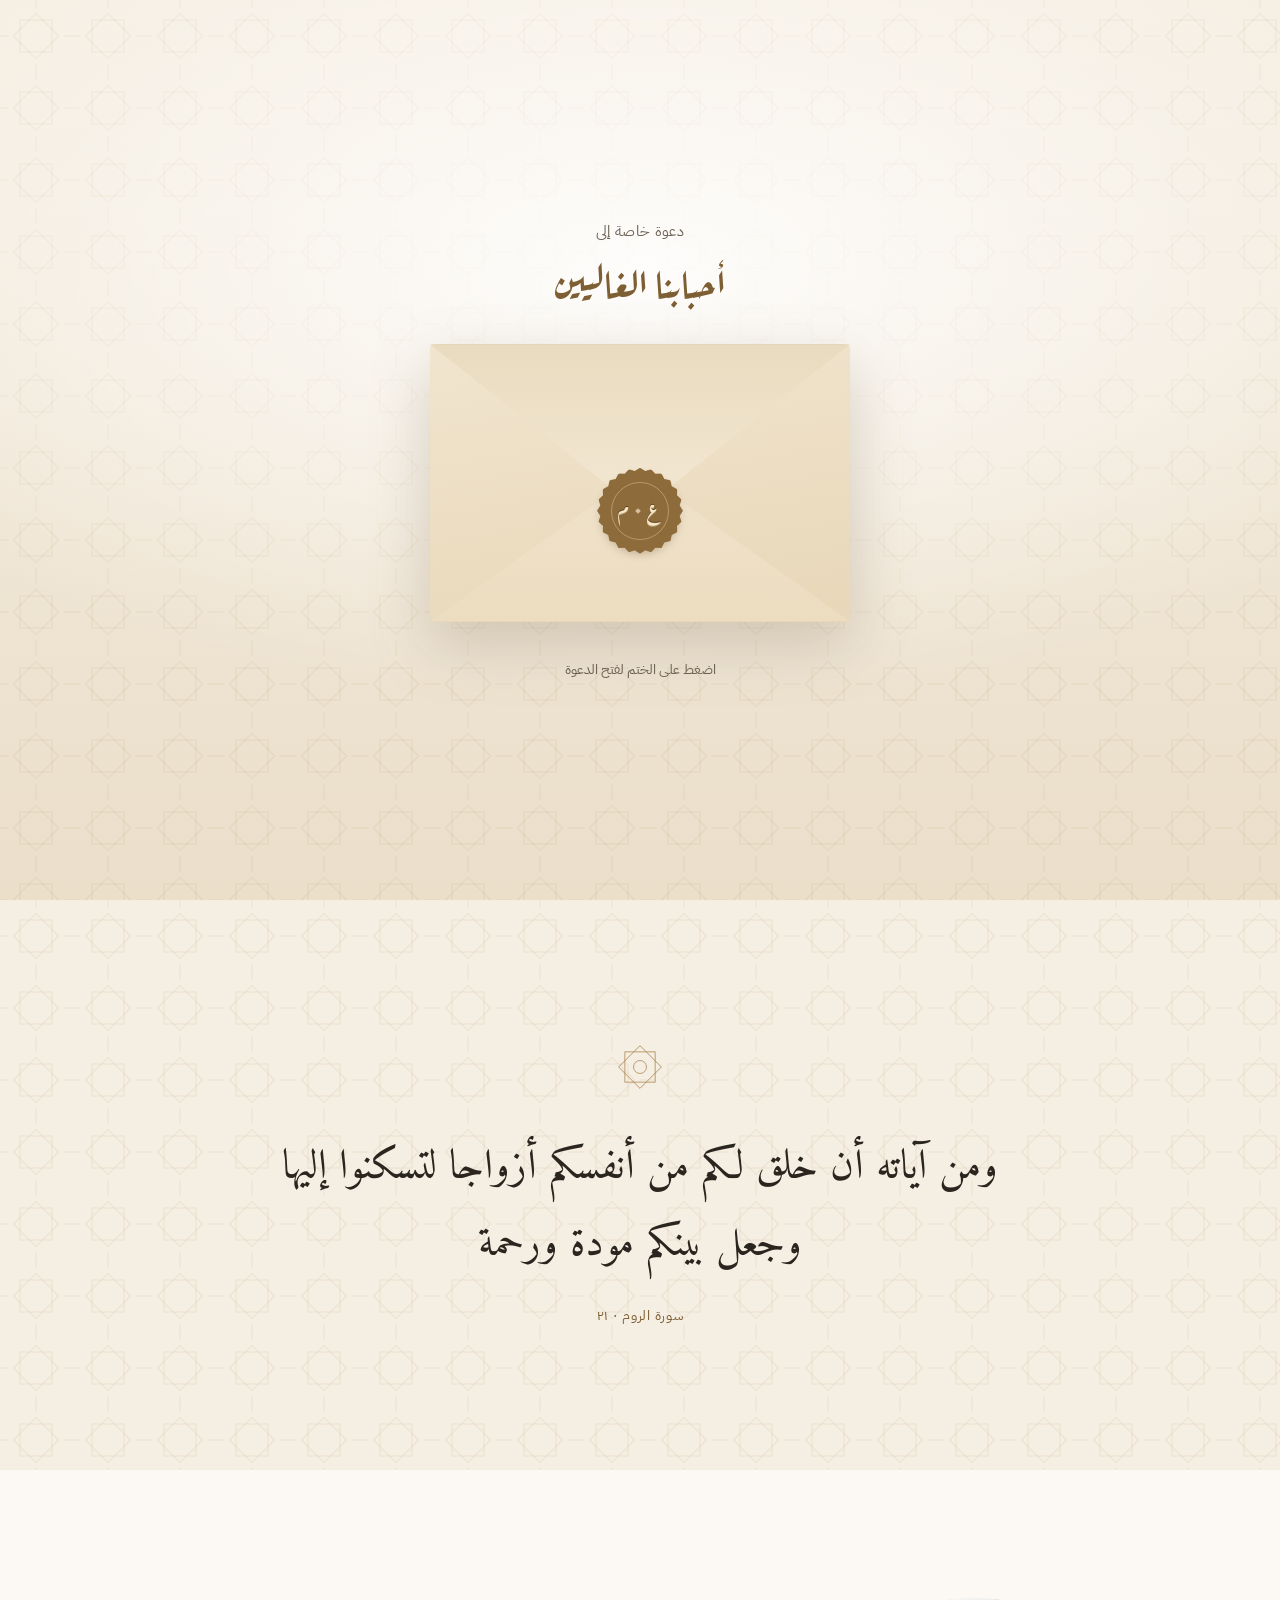
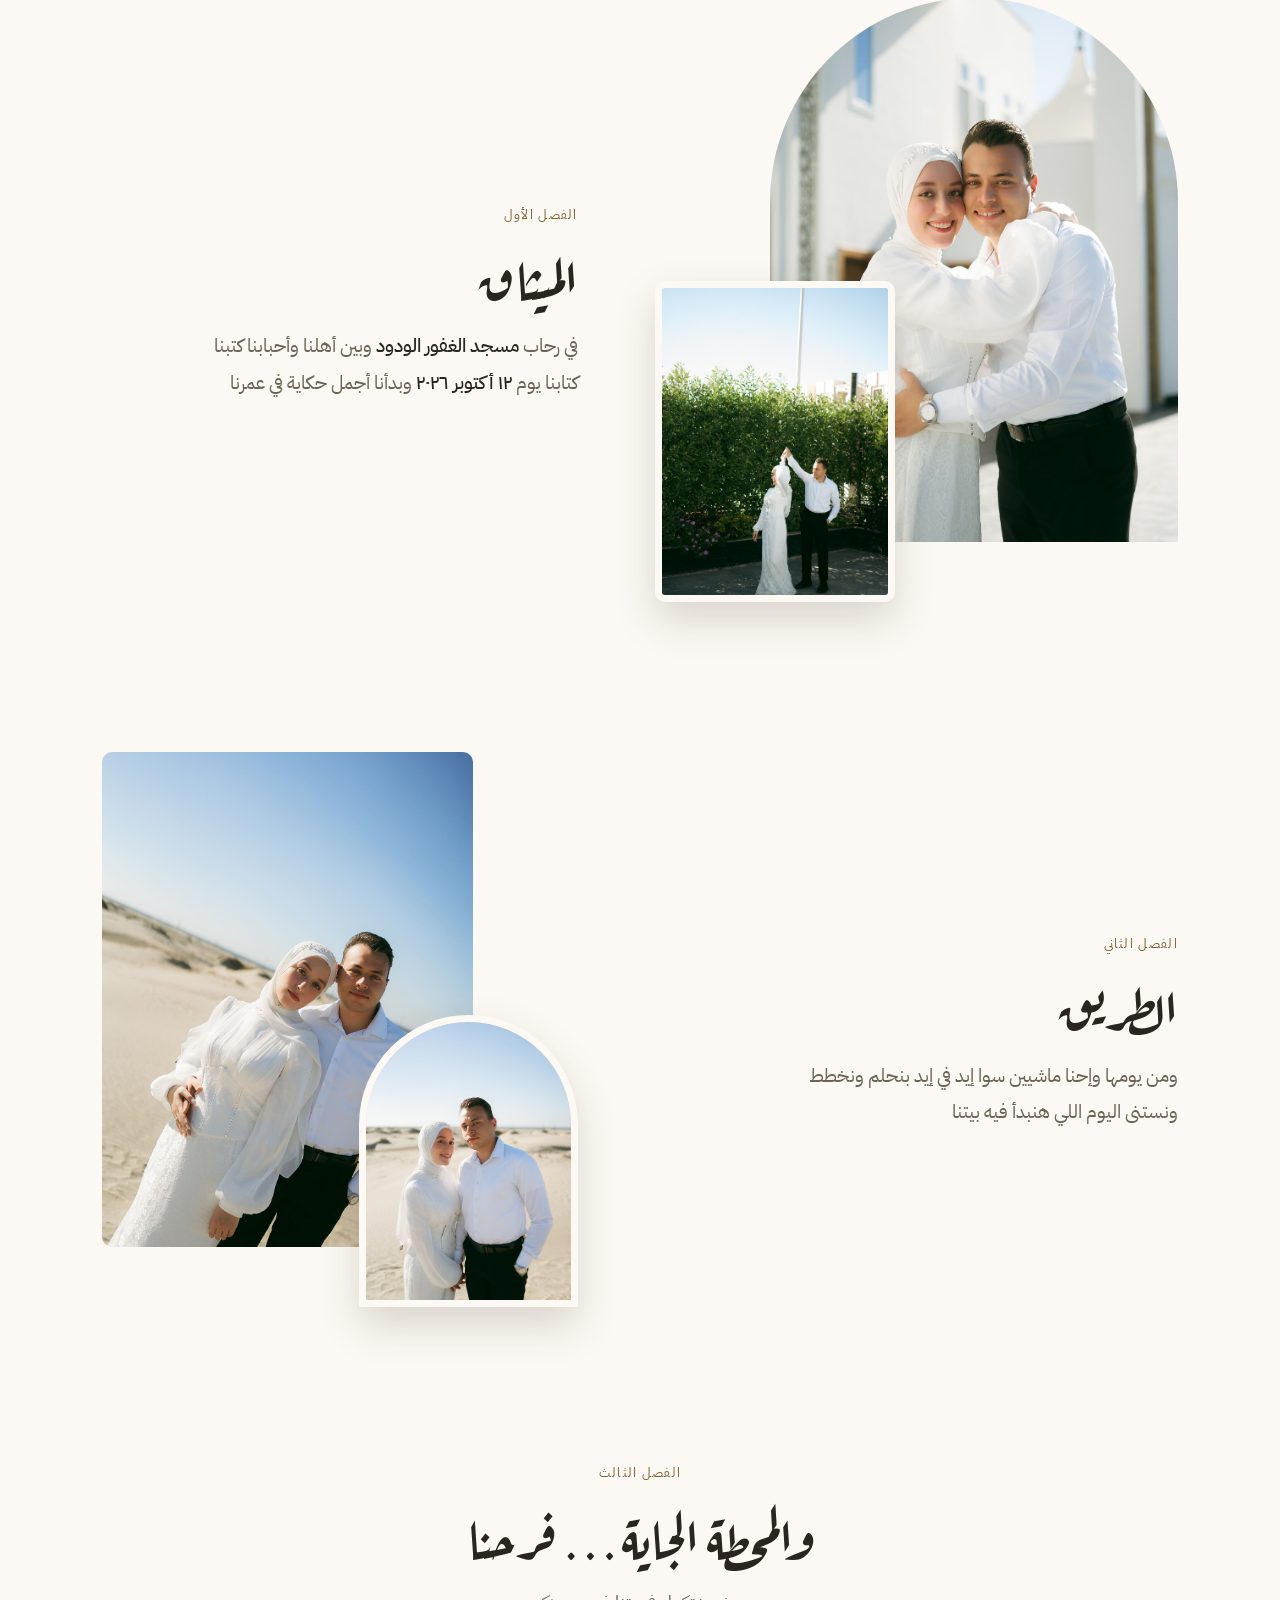
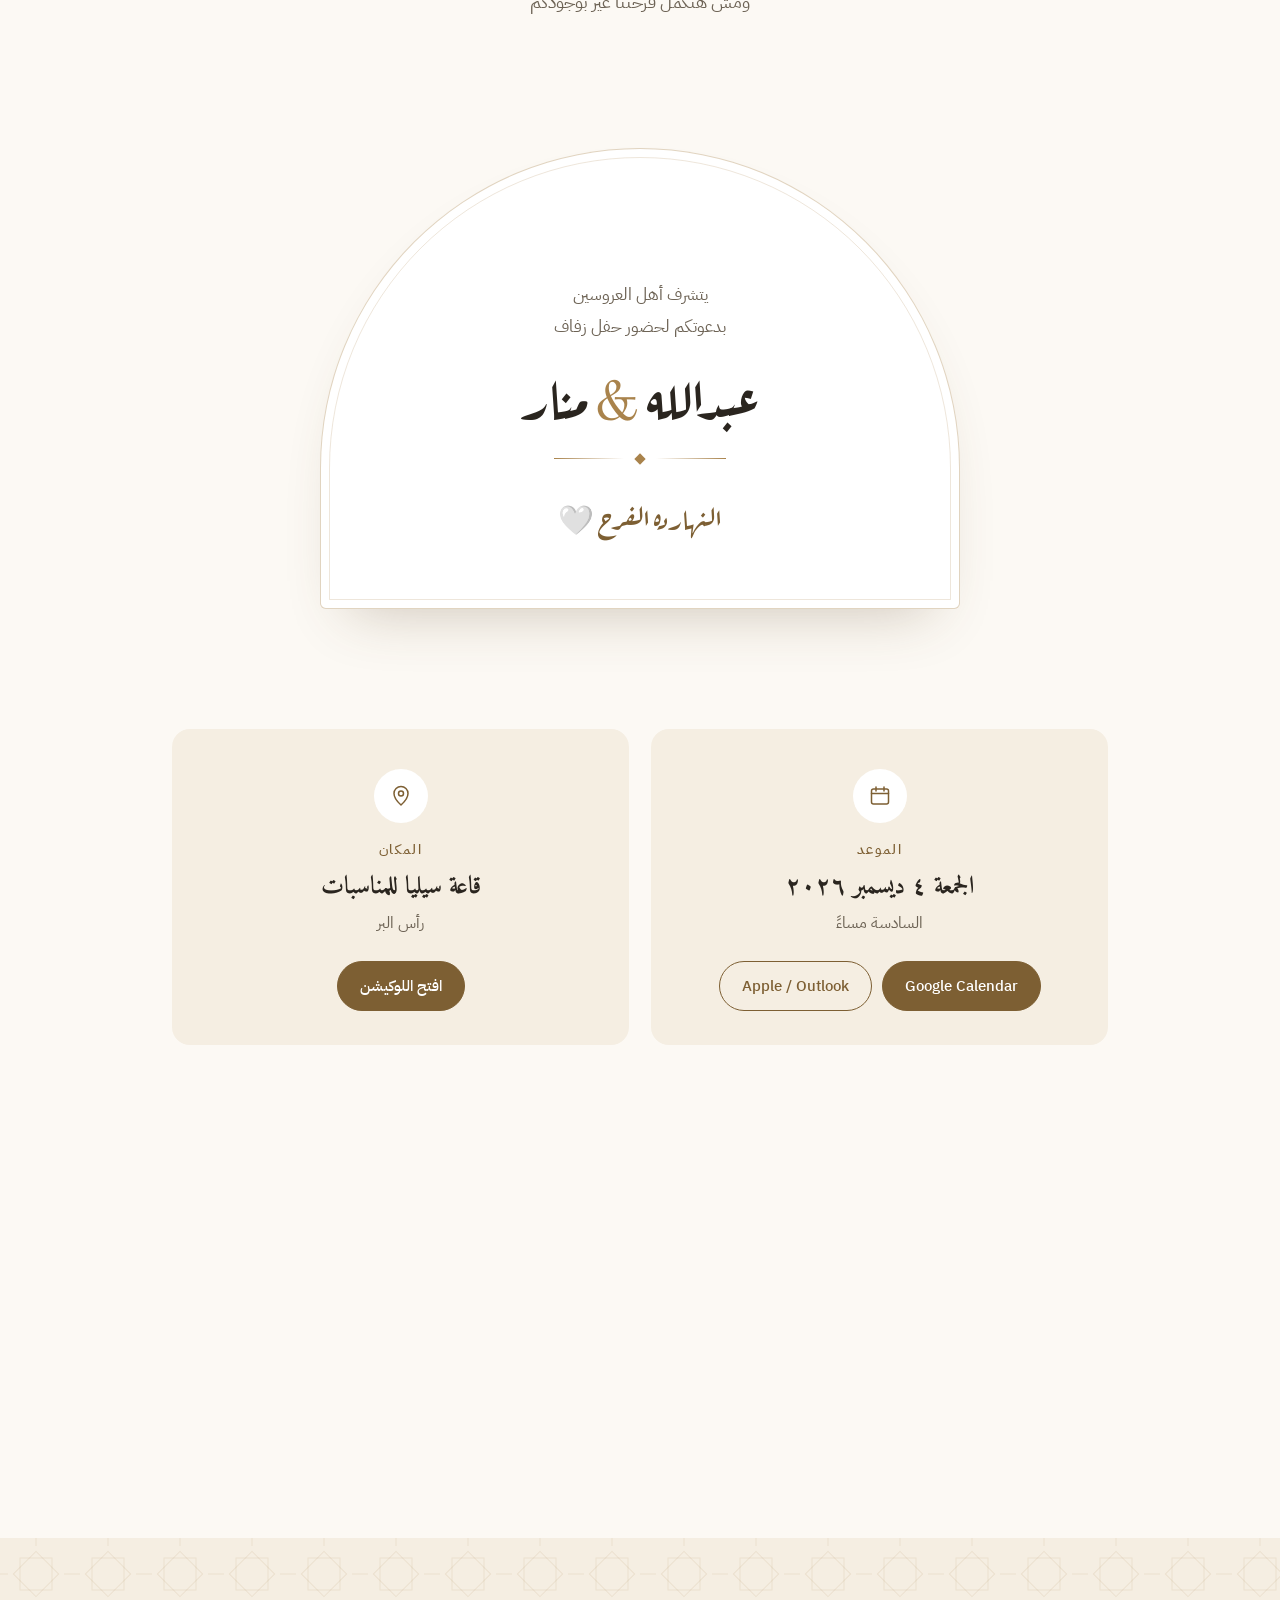
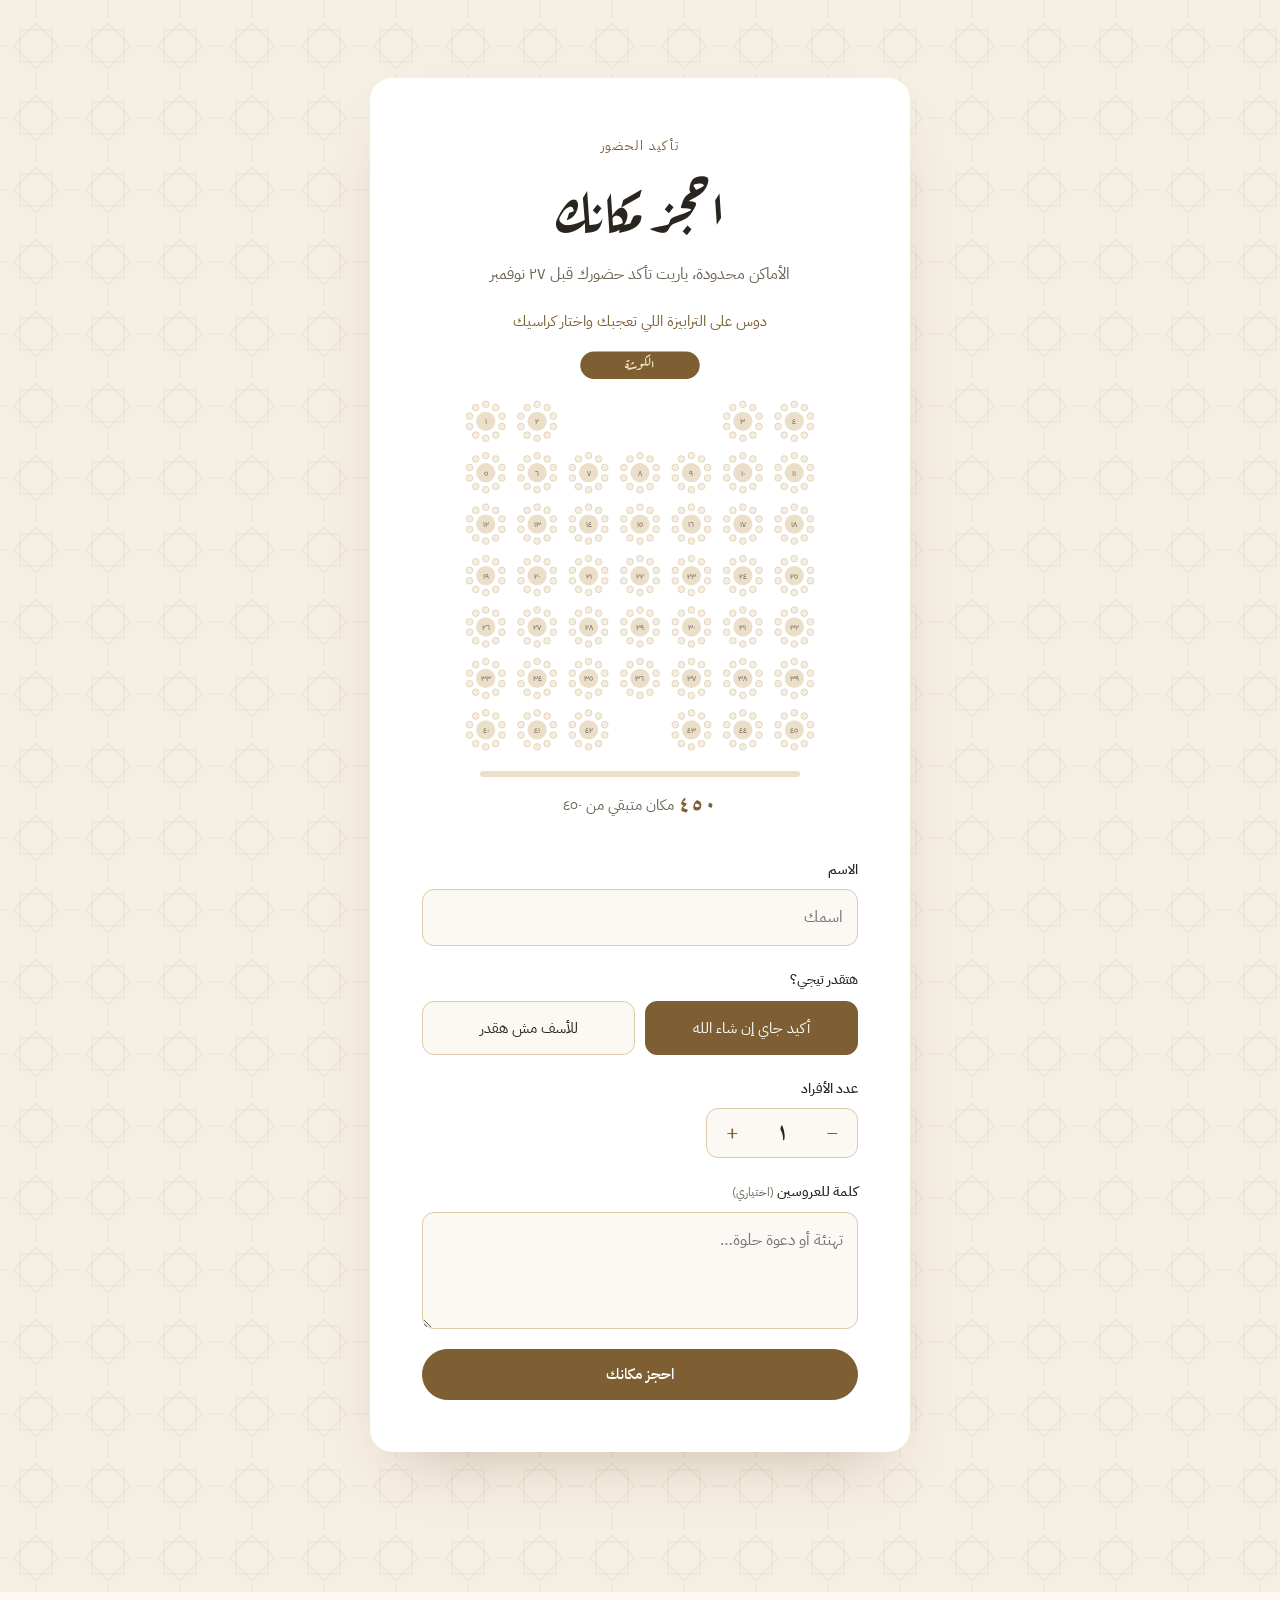
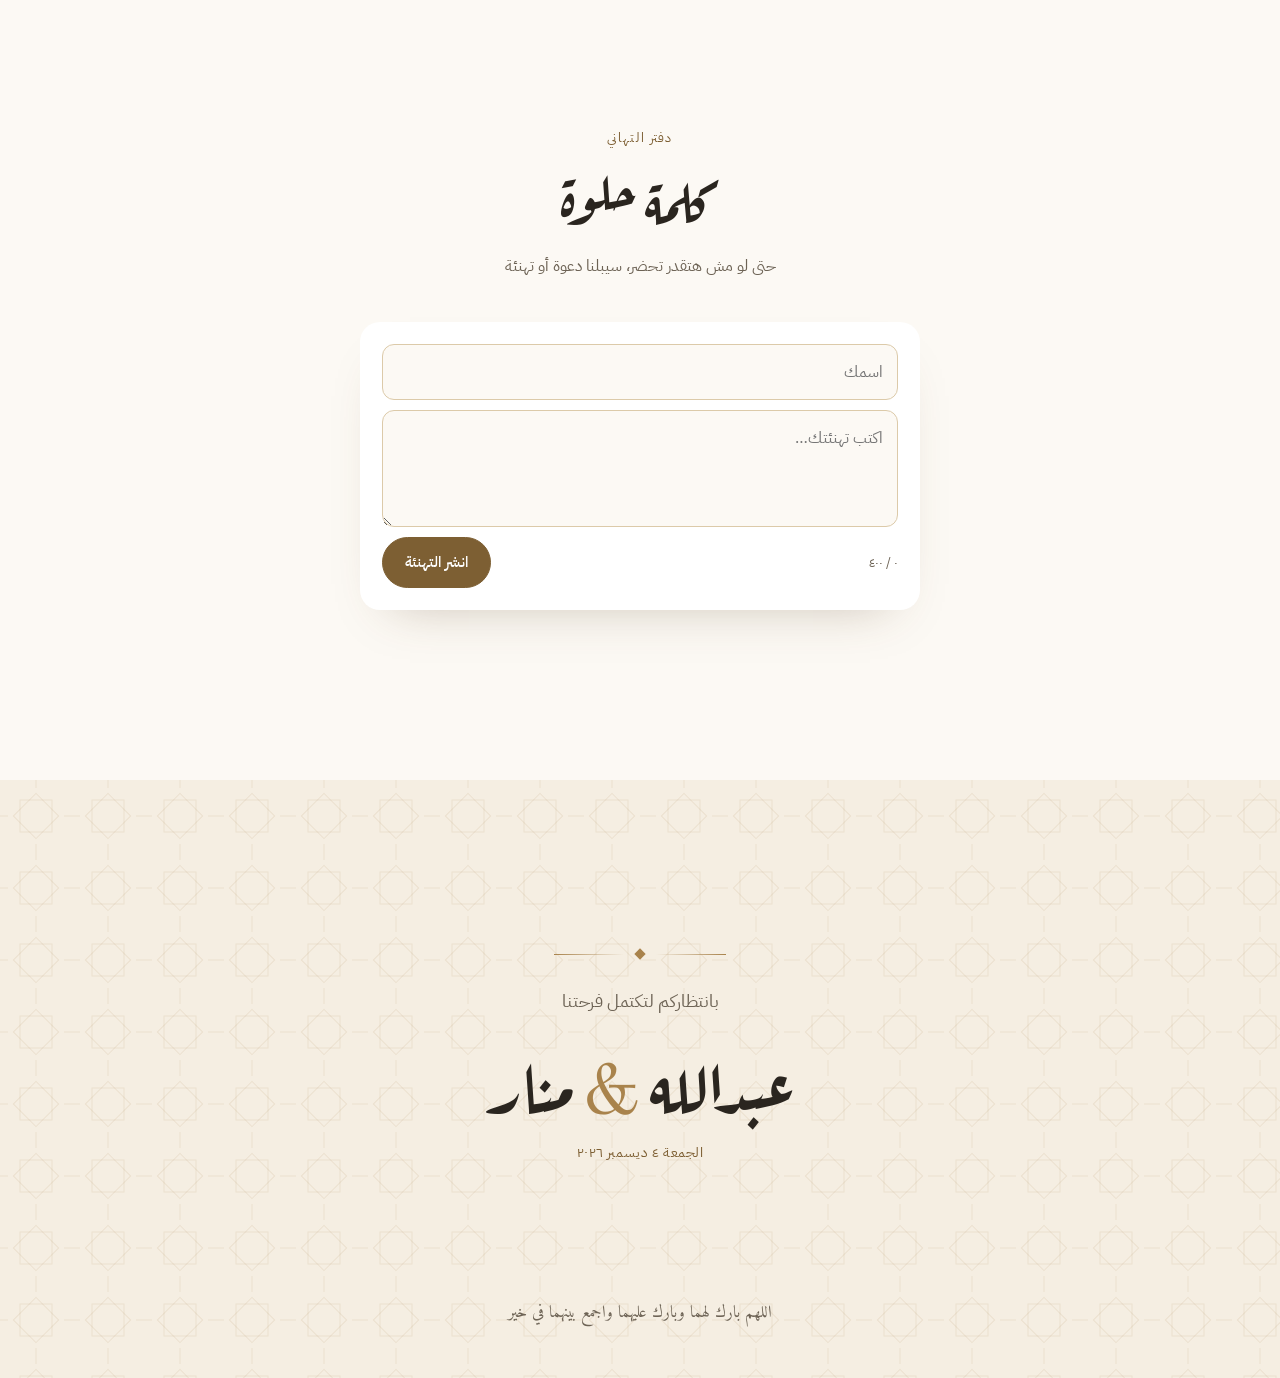
<file: index.html>
<!DOCTYPE html>
<html lang="ar" dir="rtl">
<head>
  <meta charset="UTF-8" />
  <meta name="viewport" content="width=device-width, initial-scale=1, maximum-scale=1, user-scalable=no, viewport-fit=cover" />
  <title>عبدالله & منار | دعوة زفاف</title>
  <meta name="description" content="يسعدنا دعوتكم لحضور حفل زفاف عبدالله ومنار" />
  <meta name="theme-color" content="#f4ecdf" />

  <!-- معاينة اللينك في واتساب وفيسبوك (لو غيرت الدومين غيّر اللينك ده) -->
  <meta property="og:url" content="https://abdllahosama.github.io/wedding-card/" />
  <meta property="og:type" content="website" />
  <meta property="og:title" content="عبدالله & منار — دعوة زفاف" />
  <meta property="og:description" content="يسعدنا حضورك ومشاركتنا فرحتنا 🤍" />
  <meta property="og:image" content="https://abdllahosama.github.io/wedding-card/images/og.jpg" />
  <meta property="og:image:width" content="1200" />
  <meta property="og:image:height" content="630" />
  <meta name="twitter:card" content="summary_large_image" />

  <link rel="preconnect" href="https://fonts.googleapis.com" />
  <link rel="preconnect" href="https://fonts.gstatic.com" crossorigin />
  <link href="https://fonts.googleapis.com/css2?family=Amiri:wght@400;700&family=Aref+Ruqaa:wght@400;700&family=IBM+Plex+Sans+Arabic:wght@300;400;500;600&display=swap" rel="stylesheet" />
  <link rel="preload" as="image" href="images/hero.jpg" />
  <link rel="stylesheet" href="css/style.css" />
</head>
<body class="locked">

  <!-- ================= الظرف ================= -->
  <section class="gate" id="gate" aria-label="الدعوة">
    <div class="gate-inner">
      <p class="gate-to"><span class="gate-to-label">دعوة خاصة إلى</span><span class="gate-to-name" id="gateName">أحبابنا الغاليين</span></p>

      <div class="envelope" id="envelope">
        <div class="env-back"></div>
        <div class="env-letter">
          <div class="letter-inner">
            <span class="letter-kicker">دعوة زفاف</span>
            <span class="letter-names"><span data-bind="groom"></span> <em>&</em> <span data-bind="bride"></span></span>
            <span class="letter-date" data-bind="dateText"></span>
          </div>
        </div>
        <div class="env-pocket"></div>
        <div class="env-flap"></div>
        <button class="seal" id="seal" type="button" aria-label="افتح الدعوة">
          <span class="seal-mono"><span id="mono1">ع</span><i></i><span id="mono2">م</span></span>
        </button>
      </div>

      <p class="gate-hint">اضغط على الختم لفتح الدعوة</p>
    </div>
  </section>

  <!-- زرار الموسيقى -->
  <button class="music" id="musicBtn" type="button" aria-label="تشغيل/إيقاف الموسيقى" hidden>
    <span class="bars"><i></i><i></i><i></i><i></i></span>
  </button>
  <audio id="music" loop preload="none"></audio>

  <main id="site">

    <!-- ================= الهيرو ================= -->
    <header class="hero">
      <div class="hero-media"><img src="images/hero.jpg" alt="عبدالله ومنار ماشيين إيد في إيد" /></div>
      <div class="hero-shade"></div>
      <div class="hero-content">
        <p class="basmala reveal">بسم الله الرحمن الرحيم</p>
        <h1 class="names reveal">
          <span data-bind="groom"></span>
          <span class="amp">&</span>
          <span data-bind="bride"></span>
        </h1>
        <p class="hero-greet reveal" id="heroGreet">يسعدنا حضوركم ومشاركتنا فرحتنا</p>
        <p class="hero-date reveal"><span data-bind="dateText"></span></p>
      </div>
      <a href="#ayah" class="scroll-cue" aria-label="انزل لتحت"><span></span></a>
    </header>

    <!-- ================= الآية ================= -->
    <section class="ayah" id="ayah">
      <div class="star reveal" aria-hidden="true">
        <svg viewBox="0 0 100 100"><g fill="none" stroke="currentColor" stroke-width="1.4"><rect x="22" y="22" width="56" height="56"/><rect x="22" y="22" width="56" height="56" transform="rotate(45 50 50)"/><circle cx="50" cy="50" r="12"/></g></svg>
      </div>
      <blockquote class="reveal">
        <p>ومن آياته أن خلق لكم من أنفسكم أزواجا لتسكنوا إليها وجعل بينكم مودة ورحمة</p>
        <cite>سورة الروم · ٢١</cite>
      </blockquote>
    </section>

    <!-- ================= القصة ================= -->
    <section class="story">
      <article class="chapter">
        <div class="chapter-media">
          <figure class="frame arch reveal"><img src="images/story-1.jpg" alt="" loading="lazy" /></figure>
          <figure class="frame small reveal"><img src="images/story-2.jpg" alt="" loading="lazy" /></figure>
        </div>
        <div class="chapter-text reveal">
          <span class="chapter-num">الفصل الأول</span>
          <h2>الميثاق</h2>
          <p>في رحاب <strong data-bind="mosque"></strong> وبين أهلنا وأحبابنا كتبنا كتابنا يوم <strong data-bind="katbDateText"></strong> وبدأنا أجمل حكاية في عمرنا</p>
        </div>
      </article>

      <article class="chapter flip">
        <div class="chapter-media">
          <figure class="frame tall reveal"><img src="images/story-3.jpg" alt="" loading="lazy" /></figure>
          <figure class="frame small reveal"><img src="images/story-4.jpg" alt="" loading="lazy" /></figure>
        </div>
        <div class="chapter-text reveal">
          <span class="chapter-num">الفصل الثاني</span>
          <h2>الطريق</h2>
          <p>ومن يومها وإحنا ماشيين سوا إيد في إيد بنحلم ونخطط ونستنى اليوم اللي هنبدأ فيه بيتنا</p>
        </div>
      </article>

      <div class="next-station reveal">
        <span class="chapter-num">الفصل الثالث</span>
        <h2>والمحطة الجاية… فرحنا</h2>
        <p>ومش هتكمل فرحتنا غير بوجودكم</p>
      </div>
    </section>

    <!-- ================= نص الدعوة + العد التنازلي ================= -->
    <section class="invite">
      <div class="invite-card reveal">
        <p class="invite-hosts" data-bind="hosts"></p>
        <p class="invite-line">بدعوتكم لحضور حفل زفاف</p>
        <p class="invite-names"><span data-bind="groom"></span> <em>&</em> <span data-bind="bride"></span></p>
        <div class="divider" aria-hidden="true"><span></span><i></i><span></span></div>

        <div class="countdown" id="countdown" aria-live="polite">
          <div><b data-cd="d">٠</b><small>يوم</small></div>
          <div><b data-cd="h">٠</b><small>ساعة</small></div>
          <div><b data-cd="m">٠</b><small>دقيقة</small></div>
          <div><b data-cd="s">٠</b><small>ثانية</small></div>
        </div>
        <p class="countdown-done" id="countdownDone" hidden>النهارده الفرح 🤍</p>
      </div>
    </section>

    <!-- ================= التفاصيل ================= -->
    <section class="details">
      <div class="detail reveal">
        <div class="detail-icon" aria-hidden="true">
          <svg viewBox="0 0 24 24"><rect x="3.5" y="5" width="17" height="15" rx="2"/><path d="M3.5 9.5h17M8 3v4M16 3v4"/></svg>
        </div>
        <h3>الموعد</h3>
        <p class="detail-main" data-bind="dateText"></p>
        <p class="detail-sub" data-bind="timeText"></p>
        <div class="btn-row">
          <a class="btn" id="gcalBtn" target="_blank" rel="noopener">Google Calendar</a>
          <button class="btn ghost" id="icsBtn" type="button">Apple / Outlook</button>
        </div>
      </div>

      <div class="detail reveal">
        <div class="detail-icon" aria-hidden="true">
          <svg viewBox="0 0 24 24"><path d="M12 21s-7-6.2-7-11.5A7 7 0 0 1 19 9.5C19 14.8 12 21 12 21z"/><circle cx="12" cy="9.5" r="2.5"/></svg>
        </div>
        <h3>المكان</h3>
        <p class="detail-main" data-bind="venueName"></p>
        <p class="detail-sub" data-bind="venueAddress"></p>
        <div class="btn-row">
          <a class="btn" id="mapsBtn" target="_blank" rel="noopener">افتح اللوكيشن</a>
        </div>
      </div>
    </section>
    <div class="map-wrap reveal" id="mapWrap" hidden><iframe id="mapFrame" title="خريطة المكان" loading="lazy" referrerpolicy="no-referrer-when-downgrade"></iframe></div>

    <!-- ================= تأكيد الحضور ================= -->
    <section class="rsvp" id="rsvp">
      <div class="rsvp-card reveal">
        <span class="chapter-num">تأكيد الحضور</span>
        <h2>احجز مكانك</h2>
        <p class="rsvp-note">الأماكن محدودة، ياريت تأكد حضورك <span data-bind="rsvpDeadlineText"></span></p>

        <p class="hall-hint" id="hallHint">دوس على الترابيزة اللي تعجبك واختار كراسيك</p>
        <div class="hall" id="hall">
          <svg id="hallSvg" viewBox="0 0 392 452" role="img" aria-label="رسمة القاعة"></svg>
        </div>
        <div class="picker" id="picker" hidden>
          <div class="picker-head">
            <b id="pickerTitle">ترابيزة</b>
            <button type="button" class="picker-close" id="pickerClose" aria-label="إغلاق">×</button>
          </div>
          <svg id="pickerSvg" viewBox="0 0 240 240"></svg>
          <div class="picker-legend"><span class="lg free"></span>فاضي <span class="lg mine"></span>اختيارك <span class="lg taken"></span>محجوز</div>
          <p class="picker-hint" id="pickerHint"></p>
          <p class="picker-note">ده عشان نعرف تحب تقعد فين، والقعدة يوم الفرح حرة 🤍</p>
        </div>
        <div class="seats-meter" id="seatsMeter" hidden>
          <div class="meter-bar"><span id="meterFill"></span></div>
          <p><b id="seatsLeft">٠</b> مكان متبقي من <span id="seatsCap">٠</span></p>
        </div>

        <form id="rsvpForm" novalidate>
          <label class="field">
            <span>الاسم</span>
            <input type="text" name="name" id="rsvpName" required autocomplete="name" placeholder="اسمك" />
          </label>

          <fieldset class="choice">
            <legend>هتقدر تيجي؟</legend>
            <label><input type="radio" name="attending" value="yes" checked /><span>أكيد جاي إن شاء الله</span></label>
            <label><input type="radio" name="attending" value="no" /><span>للأسف مش هقدر</span></label>
          </fieldset>

          <label class="field" id="countField">
            <span>عدد الأفراد</span>
            <div class="stepper">
              <button type="button" data-step="-1" aria-label="أقل">−</button>
              <output id="guestCount">١</output>
              <button type="button" data-step="1" aria-label="أكتر">+</button>
            </div>
          </label>

          <label class="field">
            <span>كلمة للعروسين <small>(اختياري)</small></span>
            <textarea name="message" rows="3" placeholder="تهنئة أو دعوة حلوة…"></textarea>
          </label>

          <input type="text" name="website" class="hp" tabindex="-1" autocomplete="off" aria-hidden="true" />
          <button class="btn solid wide" type="submit" id="rsvpSubmit">احجز مكانك</button>
          <p class="form-error" id="rsvpError" hidden></p>
        </form>

        <div class="rsvp-done" id="rsvpDone" hidden>
          <div class="star small" aria-hidden="true"><svg viewBox="0 0 100 100"><g fill="none" stroke="currentColor" stroke-width="2"><rect x="22" y="22" width="56" height="56"/><rect x="22" y="22" width="56" height="56" transform="rotate(45 50 50)"/></g></svg></div>
          <h3 id="rsvpDoneTitle">ردك وصلنا</h3>
          <p id="rsvpDoneText">شكرا إنك أكدت 🤍</p>
          <button type="button" class="link-btn" id="rsvpEdit">عاوز تعدل ردك؟</button>
        </div>
      </div>
    </section>

    <!-- ================= التهاني ================= -->
    <section class="wishes" id="wishes" hidden>
      <div class="sec-head reveal">
        <span class="chapter-num">دفتر التهاني</span>
        <h2>كلمة حلوة</h2>
        <p class="wishes-note">حتى لو مش هتقدر تحضر، سيبلنا دعوة أو تهنئة</p>
      </div>

      <form class="wish-form reveal" id="wishForm" novalidate>
        <input type="text" name="name" id="wishName" maxlength="60" placeholder="اسمك" autocomplete="name" />
        <textarea name="message" id="wishMsg" maxlength="400" rows="3" placeholder="اكتب تهنئتك…"></textarea>
        <input type="text" name="website" class="hp" tabindex="-1" autocomplete="off" aria-hidden="true" />
        <div class="wish-actions">
          <small id="wishCount">٠ / ٤٠٠</small>
          <button class="btn" type="submit" id="wishSubmit">انشر التهنئة</button>
        </div>
        <p class="form-error" id="wishError" hidden></p>
      </form>

      <div class="wish-list" id="wishList" aria-live="polite"></div>
      <button type="button" class="btn ghost wish-more" id="wishMore" hidden>اعرض أكتر</button>
    </section>

    <!-- ================= الختام ================= -->
    <section class="finale">
      <div class="finale-content reveal">
        <div class="divider" aria-hidden="true"><span></span><i></i><span></span></div>
        <p>بانتظاركم لتكتمل فرحتنا</p>
        <h2><span data-bind="groom"></span> <em>&</em> <span data-bind="bride"></span></h2>
        <span class="finale-date" data-bind="dateText"></span>
      </div>
      <p class="foot">اللهم بارك لهما وبارك عليهما واجمع بينهما في خير</p>
    </section>

  </main>

  <script src="js/config.js"></script>
  <script src="js/main.js"></script>
</body>
</html>
</file>
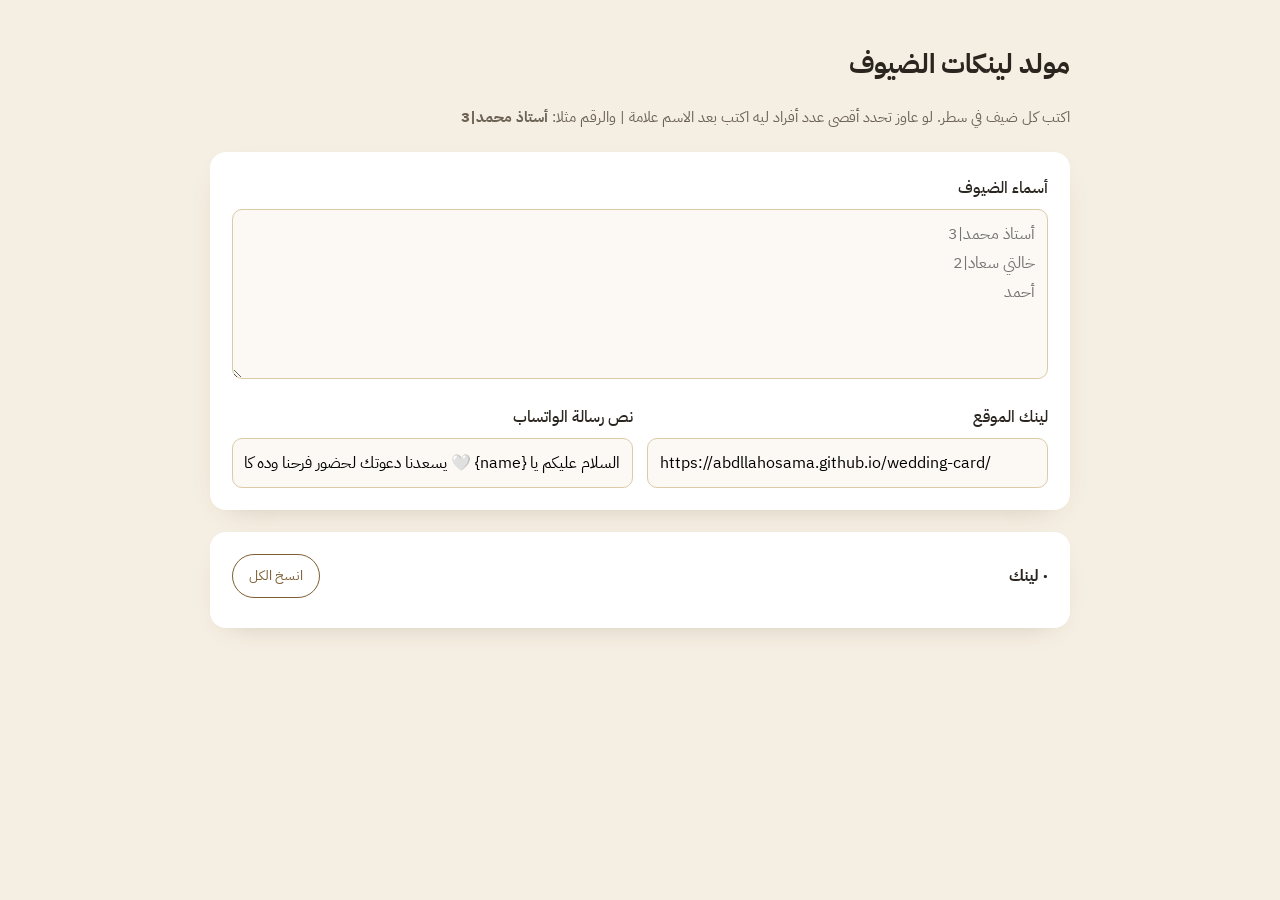
<file: links.html>
<!DOCTYPE html>
<html lang="ar" dir="rtl">
<head>
  <meta charset="UTF-8" />
  <meta name="viewport" content="width=device-width, initial-scale=1" />
  <meta name="robots" content="noindex" />
  <title>مولد لينكات الضيوف</title>
  <link href="https://fonts.googleapis.com/css2?family=IBM+Plex+Sans+Arabic:wght@400;500;600&display=swap" rel="stylesheet" />
  <style>
    body { margin: 0; font-family: "IBM Plex Sans Arabic", system-ui, sans-serif; background: #f5eee2; color: #2a251f; line-height: 1.8; }
    .wrap { max-width: 860px; margin: 0 auto; padding: 40px 20px 80px; }
    h1 { margin: 0 0 4px; font-size: 1.7rem; }
    .muted { color: #6d6355; font-size: .92rem; }
    .card { background: #fff; border-radius: 16px; padding: 22px; margin-top: 22px; box-shadow: 0 10px 30px -20px rgba(92,70,38,.4); }
    label { display: block; font-weight: 500; margin-bottom: 6px; }
    textarea, input { width: 100%; box-sizing: border-box; font: inherit; border: 1px solid #dccaa9; border-radius: 10px; padding: 10px 12px; background: #fcf9f4; }
    textarea { min-height: 170px; }
    .row { display: grid; grid-template-columns: 1fr 1fr; gap: 14px; margin-top: 14px; }
    button, .wa { font: inherit; border: 0; border-radius: 999px; padding: 8px 16px; background: #7d5f33; color: #fff; cursor: pointer; text-decoration: none; font-size: .88rem; white-space: nowrap; }
    button.ghost { background: transparent; color: #7d5f33; border: 1px solid #7d5f33; }
    .wa { background: #25d366; color: #073b1d; }
    table { width: 100%; border-collapse: collapse; margin-top: 8px; }
    td { padding: 10px 6px; border-bottom: 1px solid #ebdfca; vertical-align: middle; }
    td.link { direction: ltr; text-align: left; font-size: .78rem; color: #6d6355; word-break: break-all; }
    td.act { display: flex; gap: 6px; justify-content: flex-end; }
    .top { display: flex; justify-content: space-between; align-items: center; gap: 10px; flex-wrap: wrap; }
    @media (max-width: 640px) { .row { grid-template-columns: 1fr; } td.link { display: none; } }
  </style>
</head>
<body>
  <div class="wrap">
    <h1>مولد لينكات الضيوف</h1>
    <p class="muted">اكتب كل ضيف في سطر. لو عاوز تحدد أقصى عدد أفراد ليه اكتب بعد الاسم علامة | والرقم مثلا: <b>أستاذ محمد|3</b></p>

    <div class="card">
      <label for="names">أسماء الضيوف</label>
      <textarea id="names" placeholder="أستاذ محمد|3&#10;خالتي سعاد|2&#10;أحمد"></textarea>
      <div class="row">
        <div>
          <label for="base">لينك الموقع</label>
          <input id="base" dir="ltr" placeholder="https://abdallah-manar.com" />
        </div>
        <div>
          <label for="tpl">نص رسالة الواتساب</label>
          <input id="tpl" value="السلام عليكم يا {name} 🤍 يسعدنا دعوتك لحضور فرحنا وده كارت الدعوة:" />
        </div>
      </div>
    </div>

    <div class="card">
      <div class="top">
        <b id="countLbl">٠ لينك</b>
        <button class="ghost" id="copyAll" type="button">انسخ الكل</button>
      </div>
      <table><tbody id="out"></tbody></table>
    </div>
  </div>

  <script src="js/config.js"></script>
  <script>
    const C = window.WEDDING;
    const $ = (s) => document.querySelector(s);
    const base = $("#base"), names = $("#names"), tpl = $("#tpl"), out = $("#out");
    base.value = C.siteUrl || location.href.replace(/links\.html.*$/, "");
    names.value = localStorage.getItem("links:names") || "";
    let rows = [];

    function build() {
      localStorage.setItem("links:names", names.value);
      const root = base.value.trim().replace(/\/?$/, "/");
      rows = names.value.split("\n").map((l) => l.trim()).filter(Boolean).map((l) => {
        const [name, n] = l.split("|").map((x) => x.trim());
        const p = new URLSearchParams({ to: name });
        if (n) p.set("n", n);
        return { name, link: `${root}?${p}` };
      });
      out.innerHTML = "";
      rows.forEach(({ name, link }) => {
        const tr = document.createElement("tr");
        const tdName = document.createElement("td"); tdName.textContent = name;
        const tdLink = document.createElement("td"); tdLink.className = "link"; tdLink.textContent = link;
        const tdAct = document.createElement("td"); tdAct.className = "act";
        const copy = document.createElement("button"); copy.type = "button"; copy.className = "ghost"; copy.textContent = "نسخ";
        copy.onclick = () => navigator.clipboard.writeText(link).then(() => { copy.textContent = "اتنسخ ✓"; setTimeout(() => copy.textContent = "نسخ", 1500); });
        const wa = document.createElement("a"); wa.className = "wa"; wa.target = "_blank"; wa.rel = "noopener"; wa.textContent = "واتساب";
        wa.href = "https://wa.me/?text=" + encodeURIComponent(tpl.value.replace("{name}", name) + "\n" + link);
        tdAct.append(copy, wa);
        tr.append(tdName, tdLink, tdAct);
        out.append(tr);
      });
      $("#countLbl").textContent = `${rows.length.toLocaleString("ar-EG")} لينك`;
    }
    [base, names, tpl].forEach((el) => el.addEventListener("input", build));
    $("#copyAll").onclick = () => navigator.clipboard.writeText(rows.map((r) => `${r.name}: ${r.link}`).join("\n"));
    build();
  </script>
</body>
</html>
</file>
<file: css/style.css>
/* ================================================================
   عبدالله & منار — دعوة زفاف
   ألوان مأخوذة من صور كتب الكتاب: رمل الصحرا، أبيض الجامع، دهبي الزخارف، أزرق السما
   ================================================================ */
:root {
  --sand-50: #fcf9f4;
  --sand-100: #f5eee2;
  --sand-200: #ebdfca;
  --sand-300: #dccaa9;
  --sand-500: #b99c70;
  --gold: #a9834c;
  --gold-deep: #7d5f33;
  --ink: #2a251f;
  --ink-soft: #6d6355;
  --sky: #4f7fae;
  --white: #fff;

  --f-display: "Aref Ruqaa", "Amiri", serif;
  --f-quote: "Amiri", serif;
  --f-body: "IBM Plex Sans Arabic", system-ui, sans-serif;

  --ease: cubic-bezier(.22, .8, .24, 1);
  --pattern: url("data:image/svg+xml,%3Csvg xmlns='http://www.w3.org/2000/svg' width='72' height='72' viewBox='0 0 72 72'%3E%3Cg fill='none' stroke='%23a9834c' stroke-opacity='.13' stroke-width='1'%3E%3Crect x='20' y='20' width='32' height='32'/%3E%3Crect x='20' y='20' width='32' height='32' transform='rotate(45 36 36)'/%3E%3Cpath d='M0 36h8M64 36h8M36 0v8M36 64v8'/%3E%3C/g%3E%3C/svg%3E");
}

*, *::before, *::after { box-sizing: border-box; }
html { scroll-behavior: smooth; -webkit-text-size-adjust: 100%; text-size-adjust: 100%; touch-action: pan-x pan-y; }
body {
  margin: 0;
  font-family: var(--f-body);
  font-weight: 400;
  color: var(--ink);
  background: var(--sand-50);
  line-height: 1.9;
  -webkit-font-smoothing: antialiased;
  overflow-x: hidden;
}
body.locked { overflow: hidden; height: 100svh; }
img { display: block; max-width: 100%; -webkit-user-drag: none; user-select: none; -webkit-touch-callout: none; pointer-events: none; }
button, a, input, textarea, select, svg { touch-action: manipulation; }
button { font: inherit; color: inherit; cursor: pointer; }
h1, h2, h3, p { margin: 0; }
em { font-style: normal; color: var(--gold); }
[hidden] { display: none !important; }

/* ================= الظرف ================= */
.gate {
  position: fixed; inset: 0; z-index: 50;
  display: grid; place-items: center;
  background:
    radial-gradient(120% 80% at 50% 30%, rgba(255,255,255,.9), rgba(255,255,255,0) 60%),
    var(--pattern),
    linear-gradient(180deg, var(--sand-100), var(--sand-200));
  transition: opacity 1s var(--ease), visibility 1s;
  padding: 24px;
}
.gate.s4 { opacity: 0; visibility: hidden; }
.gate-inner { display: flex; flex-direction: column; align-items: center; gap: 34px; }

.gate-to { text-align: center; display: flex; flex-direction: column; gap: 2px; }
.gate-to-label { font-size: .95rem; color: var(--ink-soft); letter-spacing: .02em; }
.gate-to-name { font-family: var(--f-display); font-size: clamp(1.9rem, 7vw, 2.6rem); color: var(--gold-deep); line-height: 1.5; }
.gate-hint { font-size: .9rem; color: var(--ink-soft); animation: breathe 2.4s ease-in-out infinite; }
.gate.s1 .gate-hint, .gate.s1 .gate-to { opacity: 0; transition: opacity .5s; }

.envelope {
  --ew: min(86vw, 420px);
  position: relative;
  width: var(--ew); height: calc(var(--ew) * .66);
  perspective: 1400px;
  filter: drop-shadow(0 22px 30px rgba(92, 70, 38, .22));
  transition: transform 1s var(--ease);
}
.gate.s3 .envelope { transform: translateY(18%); }

.env-back, .env-pocket, .env-flap, .env-letter { position: absolute; }
.env-back { inset: 0; border-radius: 6px; background: linear-gradient(180deg, #dcc8a6, #e5d4b6); }

.env-letter {
  left: 5%; right: 5%; top: 6%; height: 90%;
  z-index: 2;
  background: var(--sand-50);
  border-radius: 4px;
  padding: 8px;
  transition: transform 1.2s var(--ease);
}
.letter-inner {
  height: 100%;
  border: 1px solid rgba(169,131,76,.45);
  outline: 1px solid rgba(169,131,76,.25); outline-offset: -6px;
  display: flex; flex-direction: column; align-items: center; justify-content: flex-start;
  padding-top: 10%;
  gap: 2px; text-align: center;
}
.letter-kicker { font-size: .78rem; color: var(--ink-soft); letter-spacing: .08em; }
.letter-names { font-family: var(--f-display); font-size: clamp(1.6rem, 7vw, 2.2rem); line-height: 1.5; }
.letter-date { font-size: .82rem; color: var(--gold-deep); }
.gate.s3 .env-letter { transform: translateY(-58%); }

.env-pocket {
  inset: 0; z-index: 3; border-radius: 6px;
  background: linear-gradient(170deg, #f1e5cf, #e8d7b8);
  clip-path: polygon(0 0, 50% 54%, 100% 0, 100% 100%, 0 100%);
}
.env-pocket::after {
  content: ""; position: absolute; inset: 0;
  background: linear-gradient(0deg, #ecdcc0, #f4e9d6);
  clip-path: polygon(0 100%, 50% 46%, 100% 100%);
}

.env-flap {
  top: 0; left: 0; right: 0; height: 60%;
  z-index: 4;
  background: linear-gradient(180deg, #e9dbbf, #f3e8d4);
  clip-path: polygon(0 0, 100% 0, 50% 100%);
  transform-origin: top center;
  transition: transform .9s var(--ease), z-index 0s .45s;
}
.gate.s2 .env-flap { transform: rotateX(180deg); z-index: 1; }

.seal {
  position: absolute; z-index: 5;
  top: calc(60% - 38px); left: 50%;
  width: 76px; height: 76px; margin-left: -38px;
  border: 0; border-radius: 50%;
  background:
    radial-gradient(circle at 35% 30%, #c9a46a 0%, #a9834c 38%, #7d5f33 75%, #6a4f2a 100%);
  box-shadow:
    inset 0 2px 3px rgba(255,240,210,.45),
    inset 0 -3px 6px rgba(60,40,15,.45),
    0 4px 10px rgba(80,55,20,.35);
  display: grid; place-items: center;
  transition: transform .5s var(--ease), opacity .5s;
  animation: pulse 2.4s ease-in-out infinite;
}
.seal::before {   /* حافة الشمع المتعرجة */
  content: ""; position: absolute; inset: -5px; border-radius: 50%; z-index: -1;
  background: #8e6b3b;
  clip-path: polygon(50.0% 0.0%, 56.1% 3.9%, 62.9% 1.7%, 67.8% 7.0%, 75.0% 6.7%, 78.3% 13.1%, 85.4% 14.6%, 86.9% 21.7%, 93.3% 25.0%, 93.0% 32.2%, 98.3% 37.1%, 96.1% 43.9%, 100.0% 50.0%, 96.1% 56.1%, 98.3% 62.9%, 93.0% 67.8%, 93.3% 75.0%, 86.9% 78.3%, 85.4% 85.4%, 78.3% 86.9%, 75.0% 93.3%, 67.8% 93.0%, 62.9% 98.3%, 56.1% 96.1%, 50.0% 100.0%, 43.9% 96.1%, 37.1% 98.3%, 32.2% 93.0%, 25.0% 93.3%, 21.7% 86.9%, 14.6% 85.4%, 13.1% 78.3%, 6.7% 75.0%, 7.0% 67.8%, 1.7% 62.9%, 3.9% 56.1%, 0.0% 50.0%, 3.9% 43.9%, 1.7% 37.1%, 7.0% 32.2%, 6.7% 25.0%, 13.1% 21.7%, 14.6% 14.6%, 21.7% 13.1%, 25.0% 6.7%, 32.2% 7.0%, 37.1% 1.7%, 43.9% 3.9%);
}
.seal-mono {
  width: 58px; height: 58px; border-radius: 50%;
  border: 1px solid rgba(255,235,200,.35);
  display: flex; align-items: center; justify-content: center; gap: 7px;
  font-family: var(--f-display); font-size: 1.35rem; line-height: 1;
  color: #f6e6c6;
  text-shadow: 0 -1px 0 rgba(60,40,15,.6), 0 1px 0 rgba(255,240,210,.35);
}
.seal-mono span { display: block; height: 1.35rem; line-height: 1.35rem; transform: translateY(-.12em); }
.seal-mono i { width: 4px; height: 4px; background: rgba(246,230,198,.7); transform: rotate(45deg); flex: none; }
.seal:hover { transform: scale(1.05); }
.seal:focus-visible { outline: 2px solid var(--gold-deep); outline-offset: 8px; }
.gate.s1 .seal { animation: none; transform: scale(1.25) rotate(-12deg); opacity: 0; pointer-events: none; }

@keyframes pulse { 0%,100% { transform: scale(1); } 50% { transform: scale(1.06); } }
@keyframes breathe { 0%,100% { opacity: .55; } 50% { opacity: 1; } }

/* ================= زرار الموسيقى ================= */
.music {
  position: fixed; z-index: 40; bottom: max(18px, env(safe-area-inset-bottom)); left: 18px;
  width: 48px; height: 48px; border-radius: 50%;
  border: 1px solid rgba(169,131,76,.4);
  background: rgba(252,249,244,.85); backdrop-filter: blur(8px); -webkit-backdrop-filter: blur(8px);
  display: grid; place-items: center;
  box-shadow: 0 6px 18px rgba(60,45,25,.15);
}
.bars { display: flex; gap: 3px; align-items: flex-end; height: 16px; }
.bars i { width: 3px; height: 4px; background: var(--gold-deep); border-radius: 2px; }
.music.playing .bars i { animation: bar 1s ease-in-out infinite; }
.music.playing .bars i:nth-child(2) { animation-delay: .2s; }
.music.playing .bars i:nth-child(3) { animation-delay: .4s; }
.music.playing .bars i:nth-child(4) { animation-delay: .1s; }
@keyframes bar { 0%,100% { height: 4px; } 50% { height: 16px; } }

/* ================= الحركة عند الظهور ================= */
.reveal { opacity: 0; transform: translateY(26px); transition: opacity 1s var(--ease), transform 1s var(--ease); }
.reveal.in { opacity: 1; transform: none; }

/* ================= الهيرو ================= */
.hero { position: relative; height: 100svh; min-height: 560px; overflow: hidden; color: var(--white); }
.hero-media { position: absolute; inset: 0; }
.hero-media img { width: 100%; height: 100%; object-fit: cover; object-position: center 70%; transform: scale(1.12); transition: transform 6s var(--ease); }
body.opened .hero-media img { transform: scale(1); }
.hero-shade { position: absolute; inset: 0; background: linear-gradient(180deg, rgba(22,36,54,.62) 0%, rgba(22,36,54,.3) 32%, rgba(22,36,54,0) 55%, rgba(20,16,10,0) 80%, rgba(20,16,10,.35) 100%); }
.hero-content {
  position: absolute; inset: 0 0 auto 0;
  padding: calc(clamp(40px, 7vh, 110px) + env(safe-area-inset-top)) 24px 0;
  text-align: center;
  display: flex; flex-direction: column; align-items: center; gap: 6px;
}
.basmala { font-family: var(--f-quote); font-size: 1.05rem; opacity: .9; }
.names {
  font-family: var(--f-display); font-weight: 400;
  font-size: clamp(3.2rem, 13vw, 6.8rem); line-height: 1.35;
  display: flex; align-items: baseline; gap: .25em; flex-wrap: wrap; justify-content: center;
  text-shadow: 0 4px 30px rgba(0,0,0,.25);
}
.names .amp { color: #e9cf9f; font-size: .7em; }
.hero-greet { font-size: clamp(1rem, 3.6vw, 1.2rem); font-weight: 300; max-width: 30ch; }
.hero-greet b { font-weight: 600; color: #f1dcb4; }
.hero-date { margin-top: 10px; font-size: .9rem; letter-spacing: .04em; padding: 6px 18px; border: 1px solid rgba(255,255,255,.45); border-radius: 999px; }
.hero .reveal:nth-child(2) { transition-delay: .15s; }
.hero .reveal:nth-child(3) { transition-delay: .3s; }
.hero .reveal:nth-child(4) { transition-delay: .45s; }

.scroll-cue { position: absolute; bottom: calc(26px + env(safe-area-inset-bottom)); left: 50%; transform: translateX(-50%); width: 26px; height: 42px; border: 1.5px solid rgba(255,255,255,.7); border-radius: 14px; }
.scroll-cue span { position: absolute; top: 8px; left: 50%; width: 3px; height: 8px; margin-left: -1.5px; border-radius: 2px; background: #fff; animation: cue 1.8s ease-in-out infinite; }
@keyframes cue { 0% { opacity: 0; transform: translateY(0); } 40% { opacity: 1; } 100% { opacity: 0; transform: translateY(12px); } }

/* ================= الآية ================= */
.ayah {
  padding: clamp(80px, 14vw, 140px) 24px;
  text-align: center;
  background: var(--pattern), var(--sand-100);
}
.star { width: 54px; margin: 0 auto 26px; color: var(--gold); }
.star.small { width: 40px; margin-bottom: 14px; }
.ayah blockquote { margin: 0 auto; max-width: 760px; }
.ayah p { font-family: var(--f-quote); font-size: clamp(1.6rem, 5.4vw, 2.6rem); line-height: 1.85; color: var(--ink); }
.ayah cite { display: block; margin-top: 18px; font-style: normal; font-size: .9rem; color: var(--gold-deep); letter-spacing: .05em; }

/* ================= القصة ================= */
.story { padding: clamp(70px, 10vw, 130px) 22px; max-width: 1120px; margin: 0 auto; display: flex; flex-direction: column; gap: clamp(80px, 12vw, 150px); }
.chapter { display: grid; grid-template-columns: 1.1fr 1fr; gap: clamp(36px, 6vw, 90px); align-items: center; }
.chapter.flip .chapter-media { order: 2; }
.chapter-media { position: relative; padding-bottom: 60px; }
.frame { margin: 0; overflow: hidden; background: var(--sand-200); }
.frame img { width: 100%; height: 100%; object-fit: cover; }
.frame.arch { border-radius: 999px 999px 10px 10px; aspect-ratio: 3 / 4; width: 78%; }
.frame.tall { border-radius: 10px; aspect-ratio: 3 / 4; width: 78%; }
.frame.small {
  position: absolute; bottom: 0; left: 0;
  width: 46%; aspect-ratio: 3 / 4; border-radius: 10px;
  border: 7px solid var(--sand-50);
  box-shadow: 0 18px 40px rgba(60,45,25,.18);
  transition-delay: .2s;
}
.chapter.flip .frame.tall { margin-right: auto; }
.chapter.flip .frame.small { left: auto; right: 0; border-radius: 999px 999px 10px 10px; }
.chapter-num { display: inline-block; font-size: .82rem; color: var(--gold-deep); letter-spacing: .1em; margin-bottom: 6px; }
.chapter-text h2, .next-station h2, .rsvp h2, .sec-head h2 { font-family: var(--f-display); font-weight: 400; font-size: clamp(2.4rem, 7vw, 3.6rem); line-height: 1.4; margin-bottom: 14px; }
.chapter-text p { font-size: clamp(1.05rem, 2.6vw, 1.2rem); color: var(--ink-soft); max-width: 34ch; }
.chapter-text strong { color: var(--ink); font-weight: 500; }
.next-station { text-align: center; }
.next-station p { color: var(--ink-soft); font-size: 1.1rem; }

/* ================= نص الدعوة ================= */
.invite { padding: 0 22px clamp(70px, 10vw, 120px); }
.invite-card {
  max-width: 640px; margin: 0 auto; text-align: center;
  background: var(--white);
  padding: clamp(40px, 7vw, 64px) clamp(22px, 5vw, 56px);
  border-radius: 999px 999px 18px 18px;
  border: 1px solid rgba(169,131,76,.35);
  outline: 1px solid rgba(169,131,76,.2); outline-offset: -10px;
  box-shadow: 0 30px 60px -30px rgba(92,70,38,.3);
  padding-top: clamp(90px, 16vw, 130px);
}
.invite-hosts { color: var(--ink-soft); font-size: 1.05rem; }
.invite-line { color: var(--ink-soft); font-size: 1.05rem; }
.invite-names { font-family: var(--f-display); font-size: clamp(2.4rem, 9vw, 3.6rem); line-height: 1.5; margin: 6px 0 4px; }
.divider { display: flex; align-items: center; gap: 12px; justify-content: center; margin: 20px auto 26px; }
.divider span { width: 70px; height: 1px; background: linear-gradient(90deg, transparent, var(--gold)); }
.divider span:last-child { transform: scaleX(-1); }
.divider i { width: 8px; height: 8px; background: var(--gold); transform: rotate(45deg); }
.countdown { display: grid; grid-template-columns: repeat(4, 1fr); gap: 10px; max-width: 420px; margin: 0 auto; }
.countdown div { background: var(--sand-100); border-radius: 12px; padding: 14px 4px 10px; display: flex; flex-direction: column; }
.countdown b { font-family: var(--f-quote); font-size: clamp(1.7rem, 6vw, 2.3rem); font-weight: 700; line-height: 1.2; color: var(--gold-deep); font-variant-numeric: tabular-nums; }
.countdown small { font-size: .78rem; color: var(--ink-soft); }
.countdown-done { font-family: var(--f-display); font-size: 1.8rem; color: var(--gold-deep); }

/* ================= التفاصيل ================= */
.details { max-width: 980px; margin: 0 auto; padding: 0 22px; display: grid; grid-template-columns: 1fr 1fr; gap: 22px; }
.detail {
  text-align: center; padding: 40px 26px 34px;
  background: var(--sand-100); border-radius: 18px;
  display: flex; flex-direction: column; align-items: center;
}
.detail-icon { width: 54px; height: 54px; border-radius: 50%; display: grid; place-items: center; background: var(--white); color: var(--gold-deep); margin-bottom: 14px; }
.detail-icon svg { width: 24px; height: 24px; fill: none; stroke: currentColor; stroke-width: 1.5; stroke-linecap: round; stroke-linejoin: round; }
.detail h3 { font-size: .85rem; font-weight: 500; letter-spacing: .1em; color: var(--gold-deep); }
.detail-main { font-family: var(--f-quote); font-size: 1.55rem; font-weight: 700; line-height: 1.6; margin-top: 6px; }
.detail-sub { color: var(--ink-soft); }
.detail .reveal { transition-delay: .1s; }
.btn-row { display: flex; gap: 10px; flex-wrap: wrap; justify-content: center; margin-top: 22px; }
.btn {
  display: inline-flex; align-items: center; justify-content: center;
  min-height: 46px; padding: 10px 22px; border-radius: 999px;
  border: 1px solid var(--gold-deep); background: var(--gold-deep); color: var(--white);
  text-decoration: none; font-size: .95rem; font-weight: 500;
  transition: transform .2s, background .2s, color .2s;
}
.btn:hover { transform: translateY(-2px); }
.btn.ghost { background: transparent; color: var(--gold-deep); }
.btn.ghost:hover { background: var(--white); }
.btn.wide { width: 100%; }
.btn:disabled { opacity: .6; cursor: wait; transform: none; }

.map-wrap { max-width: 980px; margin: 22px auto 0; padding: 0 22px; }
.map-wrap iframe { width: 100%; height: 340px; border: 0; border-radius: 18px; filter: sepia(.25) saturate(.9); }

/* ================= تأكيد الحضور ================= */
.rsvp { padding: clamp(80px, 12vw, 140px) 22px; background: var(--pattern), var(--sand-100); margin-top: clamp(70px, 10vw, 120px); }
.rsvp-card { max-width: 540px; margin: 0 auto; background: var(--white); border-radius: 22px; padding: clamp(32px, 6vw, 52px); text-align: center; box-shadow: 0 30px 60px -34px rgba(92,70,38,.35); }
.rsvp-note { color: var(--ink-soft); margin-bottom: 28px; }
form { text-align: right; display: flex; flex-direction: column; gap: 20px; }
.field { display: flex; flex-direction: column; gap: 6px; }
.field > span, .choice legend { font-size: .9rem; font-weight: 500; color: var(--ink); }
.field small { color: var(--ink-soft); font-weight: 400; }
input[type="text"], textarea {
  font: inherit; color: var(--ink);
  border: 1px solid var(--sand-300); background: var(--sand-50);
  border-radius: 12px; padding: 12px 14px; width: 100%;
  transition: border-color .2s, box-shadow .2s;
}
input[type="text"]:focus, textarea:focus { outline: none; border-color: var(--gold); box-shadow: 0 0 0 3px rgba(169,131,76,.15); }
textarea { resize: vertical; min-height: 90px; }
.choice { border: 0; padding: 0; margin: 0; display: grid; grid-template-columns: 1fr 1fr; gap: 10px; }
.choice legend { margin-bottom: 8px; padding: 0; }
.choice label { position: relative; }
.choice input { position: absolute; opacity: 0; inset: 0; cursor: pointer; }
.choice span {
  display: flex; align-items: center; justify-content: center; text-align: center;
  min-height: 54px; padding: 8px 10px; border-radius: 12px;
  border: 1px solid var(--sand-300); background: var(--sand-50);
  font-size: .92rem; line-height: 1.5; transition: all .2s;
}
.choice input:checked + span { border-color: var(--gold-deep); background: var(--gold-deep); color: var(--white); }
.choice input:focus-visible + span { outline: 2px solid var(--gold); outline-offset: 2px; }
.stepper { display: flex; align-items: center; gap: 0; border: 1px solid var(--sand-300); border-radius: 12px; background: var(--sand-50); width: max-content; overflow: hidden; }
.stepper button { width: 50px; height: 48px; border: 0; background: transparent; font-size: 1.3rem; color: var(--gold-deep); }
.stepper button:hover { background: var(--sand-100); }
.stepper output { min-width: 50px; text-align: center; font-family: var(--f-quote); font-size: 1.4rem; font-weight: 700; }
.form-error { color: #a33b2b; font-size: .9rem; text-align: center; }
.rsvp-done h3 { font-family: var(--f-display); font-weight: 400; font-size: 2.2rem; }
.rsvp-done p { color: var(--ink-soft); }
.link-btn { margin-top: 14px; border: 0; background: none; color: var(--gold-deep); text-decoration: underline; text-underline-offset: 4px; font-size: .9rem; }

/* ================= رسمة القاعة ================= */
.hall { margin: 0 auto 6px; max-width: 360px; }
.hall svg { width: 100%; height: auto; display: block; }
.hall .stage { fill: var(--gold-deep); }
.hall .stage-label { fill: #f6e6c6; font-family: var(--f-display); font-size: 15px; }
.hall .table { fill: var(--sand-200); }
.hall .seat { fill: var(--sand-100); stroke: var(--sand-300); stroke-width: .8; transition: fill .6s, stroke .6s; }
.hall .seat.on { fill: var(--gold); stroke: var(--gold); }
.hall .seat.mine { fill: var(--sky); stroke: rgba(79,127,174,.35); stroke-width: 4; paint-order: stroke; transform-box: fill-box; transform-origin: center; animation: seatPop .6s var(--ease) both; }
.hall .seat.mine.booked { animation: seatPop .9s var(--ease) both, seatGlow 1.6s ease-in-out 1s infinite; }
@keyframes seatPop { 0% { transform: scale(0); } 60% { transform: scale(2); } 100% { transform: scale(1.5); } }
@keyframes seatGlow { 0%,100% { opacity: 1; } 50% { opacity: .45; } }

.hall-hint { font-size: .92rem; color: var(--gold-deep); margin: -10px 0 10px; }
.hall .tbl { cursor: pointer; }
.hall .tbl-hit { fill: transparent; }
.hall .tbl:hover .table, .hall .tbl.active .table { fill: var(--sand-300); }
.hall .tbl.active .tbl-hit { fill: rgba(79,127,174,.08); stroke: var(--sky); stroke-width: 1; stroke-dasharray: 3 3; }
.hall .tbl-num { font-family: var(--f-body); font-size: 8.5px; fill: var(--ink-soft); pointer-events: none; }

.picker { margin: 4px auto 18px; max-width: 320px; background: var(--sand-50); border: 1px solid var(--sand-200); border-radius: 18px; padding: 12px 14px 14px; animation: pickerIn .5s var(--ease); }
@keyframes pickerIn { from { opacity: 0; transform: translateY(-8px) scale(.97); } }
.picker-head { display: flex; justify-content: space-between; align-items: center; }
.picker-head b { font-family: var(--f-display); font-weight: 400; font-size: 1.5rem; }
.picker-close { width: 34px; height: 34px; border: 0; border-radius: 50%; background: var(--sand-100); font-size: 1.3rem; line-height: 1; }
#pickerSvg { width: 100%; max-width: 240px; display: block; margin: 0 auto; }
.p-table { fill: var(--sand-200); }
.p-label { font-family: var(--f-body); font-size: 12px; fill: var(--ink-soft); }
.p-num { font-family: var(--f-quote); font-size: 26px; font-weight: 700; fill: var(--gold-deep); }
.p-seat { cursor: pointer; outline: none; }
.p-seat circle { transition: fill .25s, stroke .25s, transform .25s; transform-box: fill-box; transform-origin: center; stroke-width: 2; }
.p-seat.free circle { fill: var(--white); stroke: var(--sand-300); }
.p-seat.free:hover circle, .p-seat.free:focus-visible circle { stroke: var(--sky); }
.p-seat.mine circle { fill: var(--sky); stroke: rgba(79,127,174,.3); stroke-width: 7; paint-order: stroke; transform: scale(1.08); }
.p-seat.taken { cursor: not-allowed; }
.p-seat.taken circle { fill: var(--gold); stroke: var(--gold); opacity: .85; }
.picker-legend { display: flex; justify-content: center; align-items: center; gap: 6px 14px; flex-wrap: wrap; font-size: .8rem; color: var(--ink-soft); margin-top: 4px; }
.picker-legend .lg { display: inline-block; width: 11px; height: 11px; border-radius: 50%; margin-inline-end: 4px; vertical-align: -1px; }
.lg.free { background: var(--white); border: 1.5px solid var(--sand-300); }
.lg.mine { background: var(--sky); }
.lg.taken { background: var(--gold); }
.picker-hint { margin-top: 8px; font-weight: 500; font-size: .95rem; color: var(--ink); }
.picker-note { margin-top: 2px; font-size: .78rem; color: var(--ink-soft); }

.seats-meter { margin: 10px auto 30px; max-width: 320px; }
.meter-bar { height: 6px; border-radius: 99px; background: var(--sand-200); overflow: hidden; }
.meter-bar span { display: block; height: 100%; width: 0; background: linear-gradient(90deg, var(--gold), var(--gold-deep)); border-radius: inherit; transition: width 1.2s var(--ease); margin-right: 0; margin-left: auto; }
.seats-meter p { margin-top: 8px; font-size: .92rem; color: var(--ink-soft); }
.seats-meter b { font-family: var(--f-quote); font-size: 1.35rem; color: var(--gold-deep); }
.seats-meter.almost b { color: #a33b2b; }
.hp { position: absolute !important; width: 1px !important; height: 1px !important; min-width: 0 !important; inset: 0 auto auto 0; padding: 0 !important; border: 0 !important; overflow: hidden; clip-path: inset(50%); opacity: 0; pointer-events: none; }

/* ================= دفتر التهاني ================= */
.sec-head { text-align: center; margin-bottom: 40px; }
.wishes { padding: clamp(80px, 12vw, 130px) 22px clamp(80px, 12vw, 130px); max-width: 1100px; margin: 0 auto; }
.wishes-note { color: var(--ink-soft); }
.wish-form {
  max-width: 560px; margin: 0 auto 40px; display: flex; flex-direction: column; gap: 10px;
  background: var(--white); padding: 22px; border-radius: 20px;
  box-shadow: 0 24px 50px -32px rgba(92,70,38,.35);
}
.wish-actions { display: flex; align-items: center; justify-content: space-between; gap: 12px; }
.wish-actions small { color: var(--ink-soft); font-size: .8rem; }
.wish-list { columns: 3 260px; column-gap: 14px; }
.wish {
  break-inside: avoid; margin-bottom: 14px;
  background: var(--sand-100); border-radius: 16px; padding: 20px 20px 14px;
  position: relative;
}
.wish::before { content: "”"; position: absolute; top: -6px; left: 14px; font-family: var(--f-quote); font-size: 3.4rem; color: var(--sand-300); line-height: 1; }
.wish p { font-family: var(--f-quote); font-size: 1.12rem; line-height: 1.9; white-space: pre-line; word-break: break-word; }
.wish footer { display: flex; justify-content: space-between; align-items: baseline; gap: 10px; margin-top: 10px; font-size: .85rem; }
.wish footer b { font-weight: 500; color: var(--gold-deep); }
.wish footer time { color: var(--ink-soft); font-size: .78rem; }
.wish.fresh { animation: fresh 1.2s var(--ease); }
@keyframes fresh { from { opacity: 0; transform: translateY(-14px) scale(.97); background: #fff4dc; } }
.wish-more { display: flex; margin: 10px auto 0; }

/* ================= الختام ================= */
.finale { padding: clamp(100px, 16vw, 170px) 24px calc(48px + env(safe-area-inset-bottom)); text-align: center; background: var(--pattern), var(--sand-100); }
.finale-content p { font-size: clamp(1rem, 3vw, 1.15rem); color: var(--ink-soft); }
.finale-content h2 { font-family: var(--f-display); font-weight: 400; font-size: clamp(2.8rem, 10vw, 4.6rem); line-height: 1.5; margin: 4px 0; }
.finale-content .divider { margin: 0 auto 26px; }
.finale-date { font-size: .9rem; letter-spacing: .04em; color: var(--gold-deep); }

.foot { margin-top: clamp(80px, 12vw, 130px); font-family: var(--f-quote); font-size: 1.05rem; color: var(--ink-soft); }

/* ================= موبايل ================= */
@media (max-width: 760px) {
  .wish-list { columns: 1; }
  .chapter { grid-template-columns: 1fr; }
  .chapter.flip .chapter-media { order: 0; }
  .chapter-text { text-align: center; }
  .chapter-text p { margin: 0 auto; }
  .frame.arch, .frame.tall { width: 80%; margin-right: 0; }
  .chapter.flip .frame.tall { margin-right: auto; margin-left: 0; }
  .details { grid-template-columns: 1fr; }
  .invite-card { border-radius: 260px 260px 18px 18px; }
}

/* ================= شاشات عريضة: الصورة في نص والكلام في نص ================= */
@media (min-width: 900px) and (min-aspect-ratio: 1/1) {
  .hero { background: var(--pattern), var(--sand-100); color: var(--ink); }
  .hero-shade { display: none; }
  .hero-media { inset: 0 0 0 auto; width: 50%; }
  .hero-content {
    inset: 0 auto 0 0; width: 50%;
    padding: 0 clamp(32px, 5vw, 80px);
    justify-content: center;
    display: flex; flex-direction: column; align-items: center;
  }
  .names { text-shadow: none; }
  .names { font-size: clamp(3rem, 5.6vw, 5.4rem); flex-wrap: nowrap; }
  .names .amp { color: var(--gold); }
  .hero-greet b { color: var(--gold-deep); }
  .hero-date { border-color: var(--sand-300); color: var(--gold-deep); }
  .basmala { color: var(--ink-soft); }
  .scroll-cue { left: 25%; border-color: var(--sand-500); }
  .scroll-cue span { background: var(--gold-deep); }
}

@media (max-width: 760px) {
  .hero-media img, body.opened .hero-media img { transform: none; transition: none; }
}

@media (prefers-reduced-motion: reduce) {
  *, *::before, *::after { animation: none !important; transition-duration: .01ms !important; transition-delay: 0s !important; }
  .reveal { opacity: 1; transform: none; }
}
</file>
